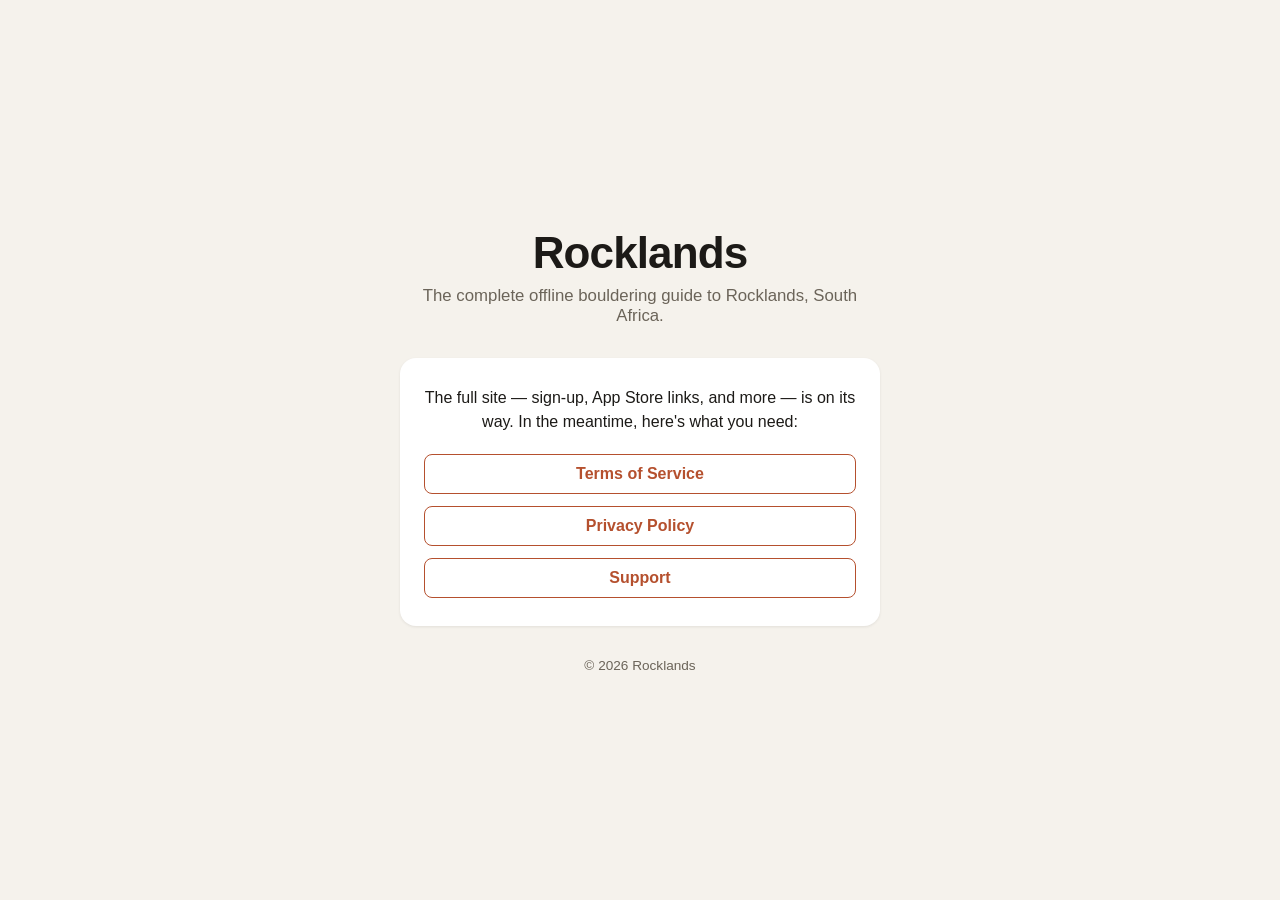
<file: index.html>
<!DOCTYPE html>
<html lang="en">
<head>
<meta charset="UTF-8">
<meta name="viewport" content="width=device-width, initial-scale=1.0">
<title>Rocklands — Bouldering Guide</title>
<meta name="description" content="The complete offline bouldering guide to Rocklands, South Africa.">
<style>
  :root {
    --bg: #f5f2ec;
    --ink: #1c1a17;
    --muted: #6b6459;
    --accent: #b5502e;
    --card: #ffffff;
  }
  @media (prefers-color-scheme: dark) {
    :root {
      --bg: #17140f;
      --ink: #f2ede4;
      --muted: #a89e8d;
      --accent: #e08a5c;
      --card: #221e18;
    }
  }
  * { box-sizing: border-box; }
  body {
    margin: 0;
    background: var(--bg);
    color: var(--ink);
    font-family: -apple-system, BlinkMacSystemFont, "Segoe UI", Roboto, sans-serif;
    display: flex;
    flex-direction: column;
    align-items: center;
    justify-content: center;
    min-height: 100vh;
    padding: 24px;
    text-align: center;
  }
  main {
    max-width: 480px;
    width: 100%;
  }
  h1 {
    font-size: clamp(2rem, 6vw, 2.75rem);
    margin: 0 0 8px;
    letter-spacing: -0.02em;
  }
  p.tagline {
    color: var(--muted);
    font-size: 1.05rem;
    margin: 0 0 32px;
  }
  .card {
    background: var(--card);
    border-radius: 16px;
    padding: 28px 24px;
    box-shadow: 0 1px 3px rgba(0,0,0,0.08);
  }
  .card p {
    margin: 0 0 20px;
    line-height: 1.5;
  }
  .links {
    display: flex;
    flex-direction: column;
    gap: 12px;
  }
  a.link {
    color: var(--accent);
    text-decoration: none;
    font-weight: 600;
    padding: 10px;
    border-radius: 8px;
    border: 1px solid currentColor;
  }
  a.link:hover { opacity: 0.8; }
  footer {
    margin-top: 32px;
    font-size: 0.85rem;
    color: var(--muted);
  }
  footer a { color: inherit; }
</style>
</head>
<body>
<main>
  <h1>Rocklands</h1>
  <p class="tagline">The complete offline bouldering guide to Rocklands, South Africa.</p>
  <div class="card">
    <p>The full site — sign-up, App Store links, and more — is on its way. In the meantime, here's what you need:</p>
    <div class="links">
      <a class="link" href="terms.html">Terms of Service</a>
      <a class="link" href="privacy.html">Privacy Policy</a>
      <a class="link" href="support.html">Support</a>
    </div>
  </div>
  <footer>&copy; <span id="year"></span> Rocklands</footer>
</main>
<script>document.getElementById('year').textContent = new Date().getFullYear();</script>
</body>
</html>
</file>
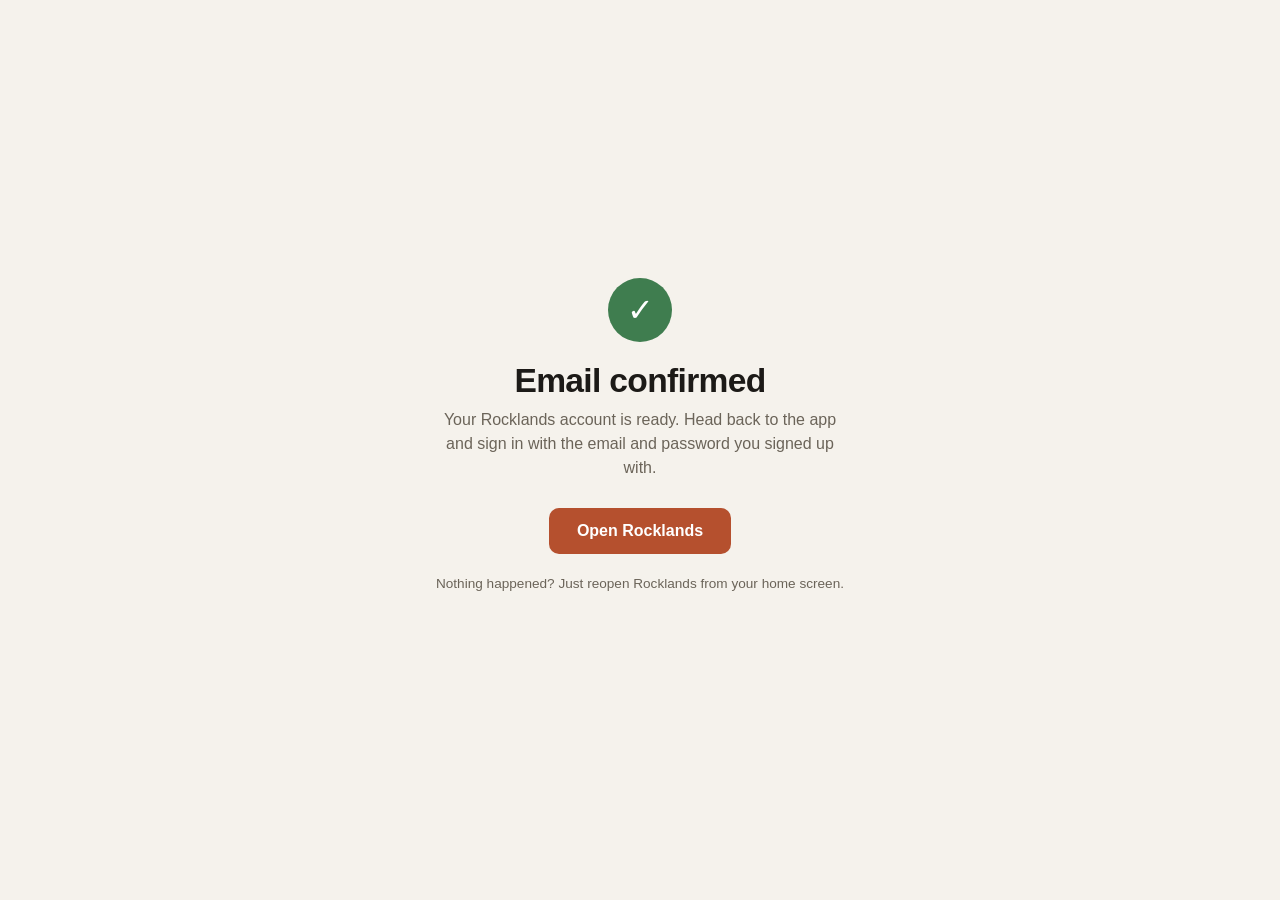
<file: confirmed.html>
<!DOCTYPE html>
<html lang="en">
<head>
<meta charset="UTF-8">
<meta name="viewport" content="width=device-width, initial-scale=1.0">
<title>Email Confirmed — Rocklands</title>
<style>
  :root {
    --bg: #f5f2ec;
    --ink: #1c1a17;
    --muted: #6b6459;
    --accent: #b5502e;
    --card: #ffffff;
    --good: #3f7d4f;
  }
  @media (prefers-color-scheme: dark) {
    :root {
      --bg: #17140f;
      --ink: #f2ede4;
      --muted: #a89e8d;
      --accent: #e08a5c;
      --card: #221e18;
      --good: #6fbf82;
    }
  }
  * { box-sizing: border-box; }
  body {
    margin: 0;
    background: var(--bg);
    color: var(--ink);
    font-family: -apple-system, BlinkMacSystemFont, "Segoe UI", Roboto, sans-serif;
    display: flex;
    align-items: center;
    justify-content: center;
    min-height: 100vh;
    padding: 24px;
    text-align: center;
  }
  main { max-width: 420px; width: 100%; }
  .check {
    width: 64px;
    height: 64px;
    border-radius: 50%;
    background: var(--good);
    color: white;
    display: flex;
    align-items: center;
    justify-content: center;
    margin: 0 auto 20px;
    font-size: 32px;
  }
  h1 {
    font-size: clamp(1.6rem, 5vw, 2.1rem);
    margin: 0 0 8px;
    letter-spacing: -0.02em;
  }
  p {
    color: var(--muted);
    line-height: 1.5;
    margin: 0 0 28px;
  }
  a.button {
    display: inline-block;
    background: var(--accent);
    color: white;
    text-decoration: none;
    font-weight: 600;
    padding: 14px 28px;
    border-radius: 10px;
  }
  .fallback {
    margin-top: 20px;
    font-size: 0.85rem;
  }
</style>
</head>
<body>
<main>
  <div class="check">&#10003;</div>
  <h1>Email confirmed</h1>
  <p>Your Rocklands account is ready. Head back to the app and sign in with the email and password you signed up with.</p>
  <a class="button" href="mobile://" id="open-app">Open Rocklands</a>
  <p class="fallback">Nothing happened? Just reopen Rocklands from your home screen.</p>
</main>
</body>
</html>
</file>
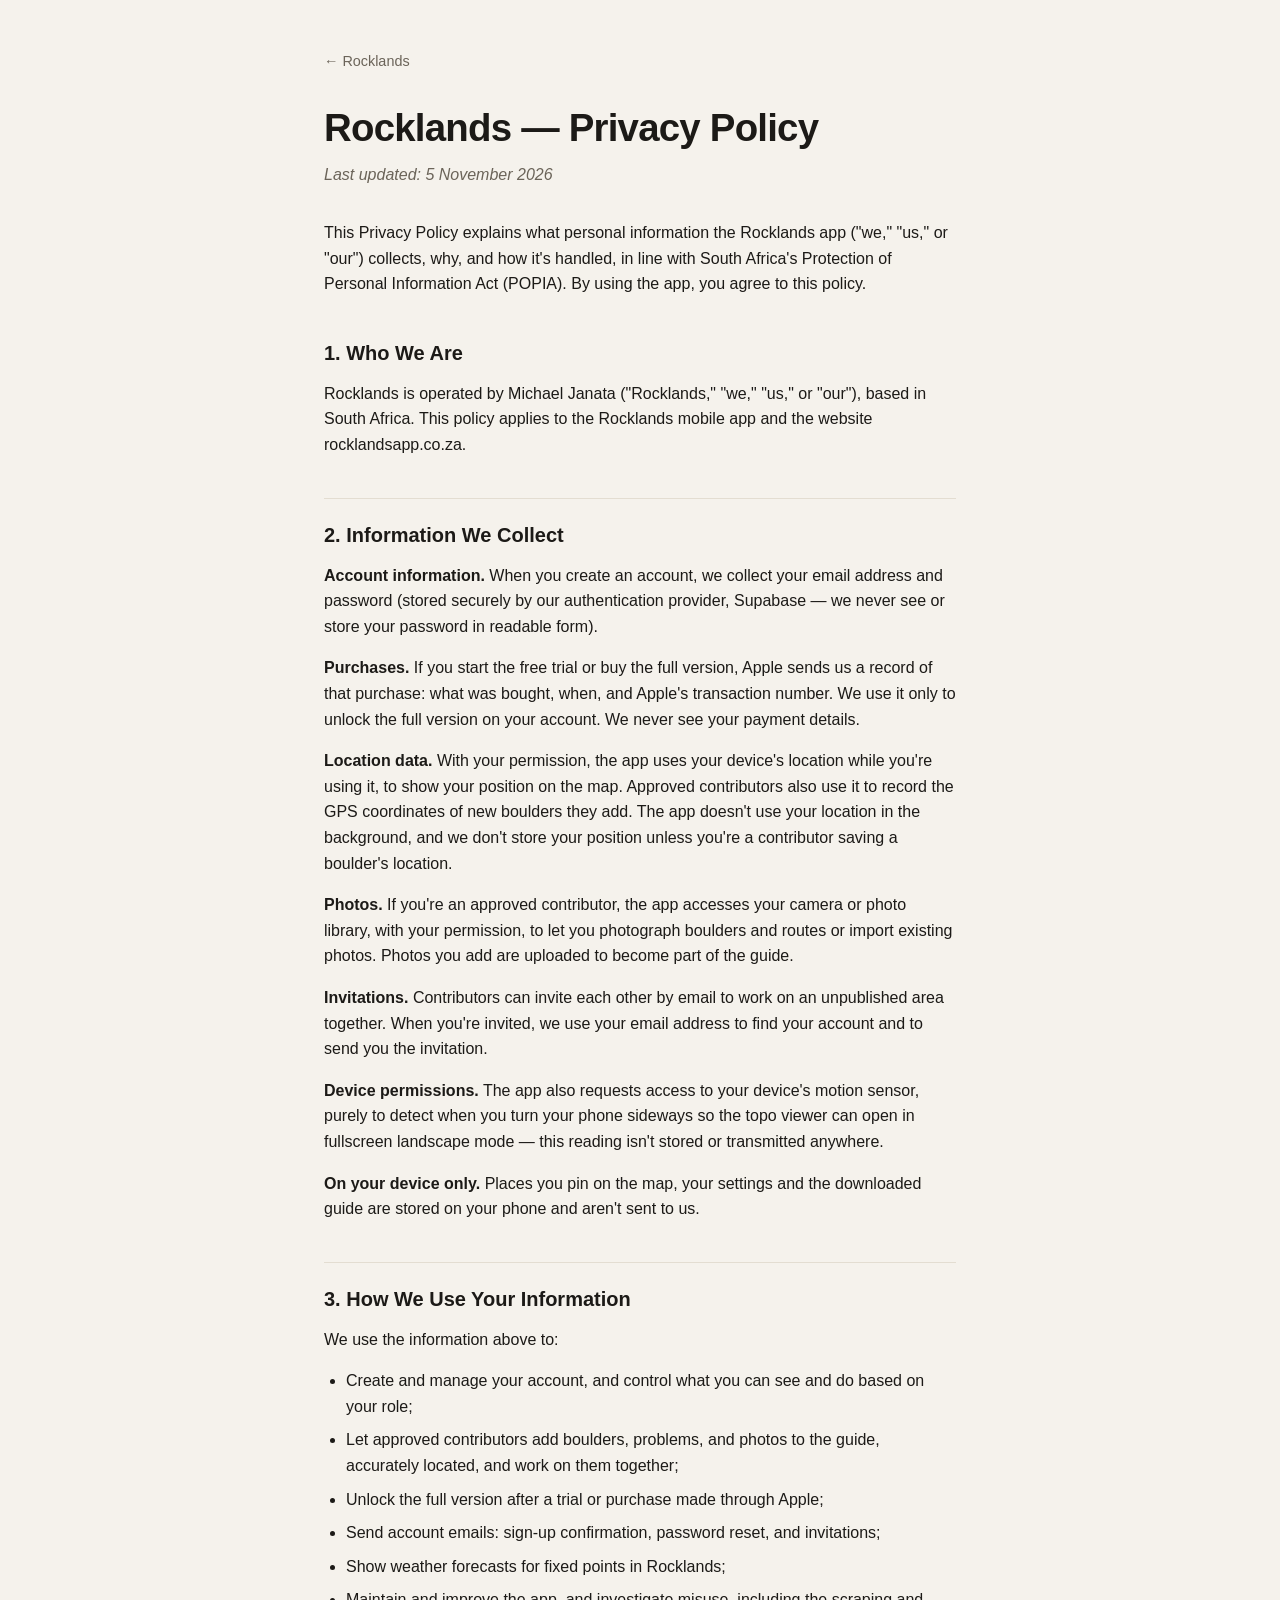
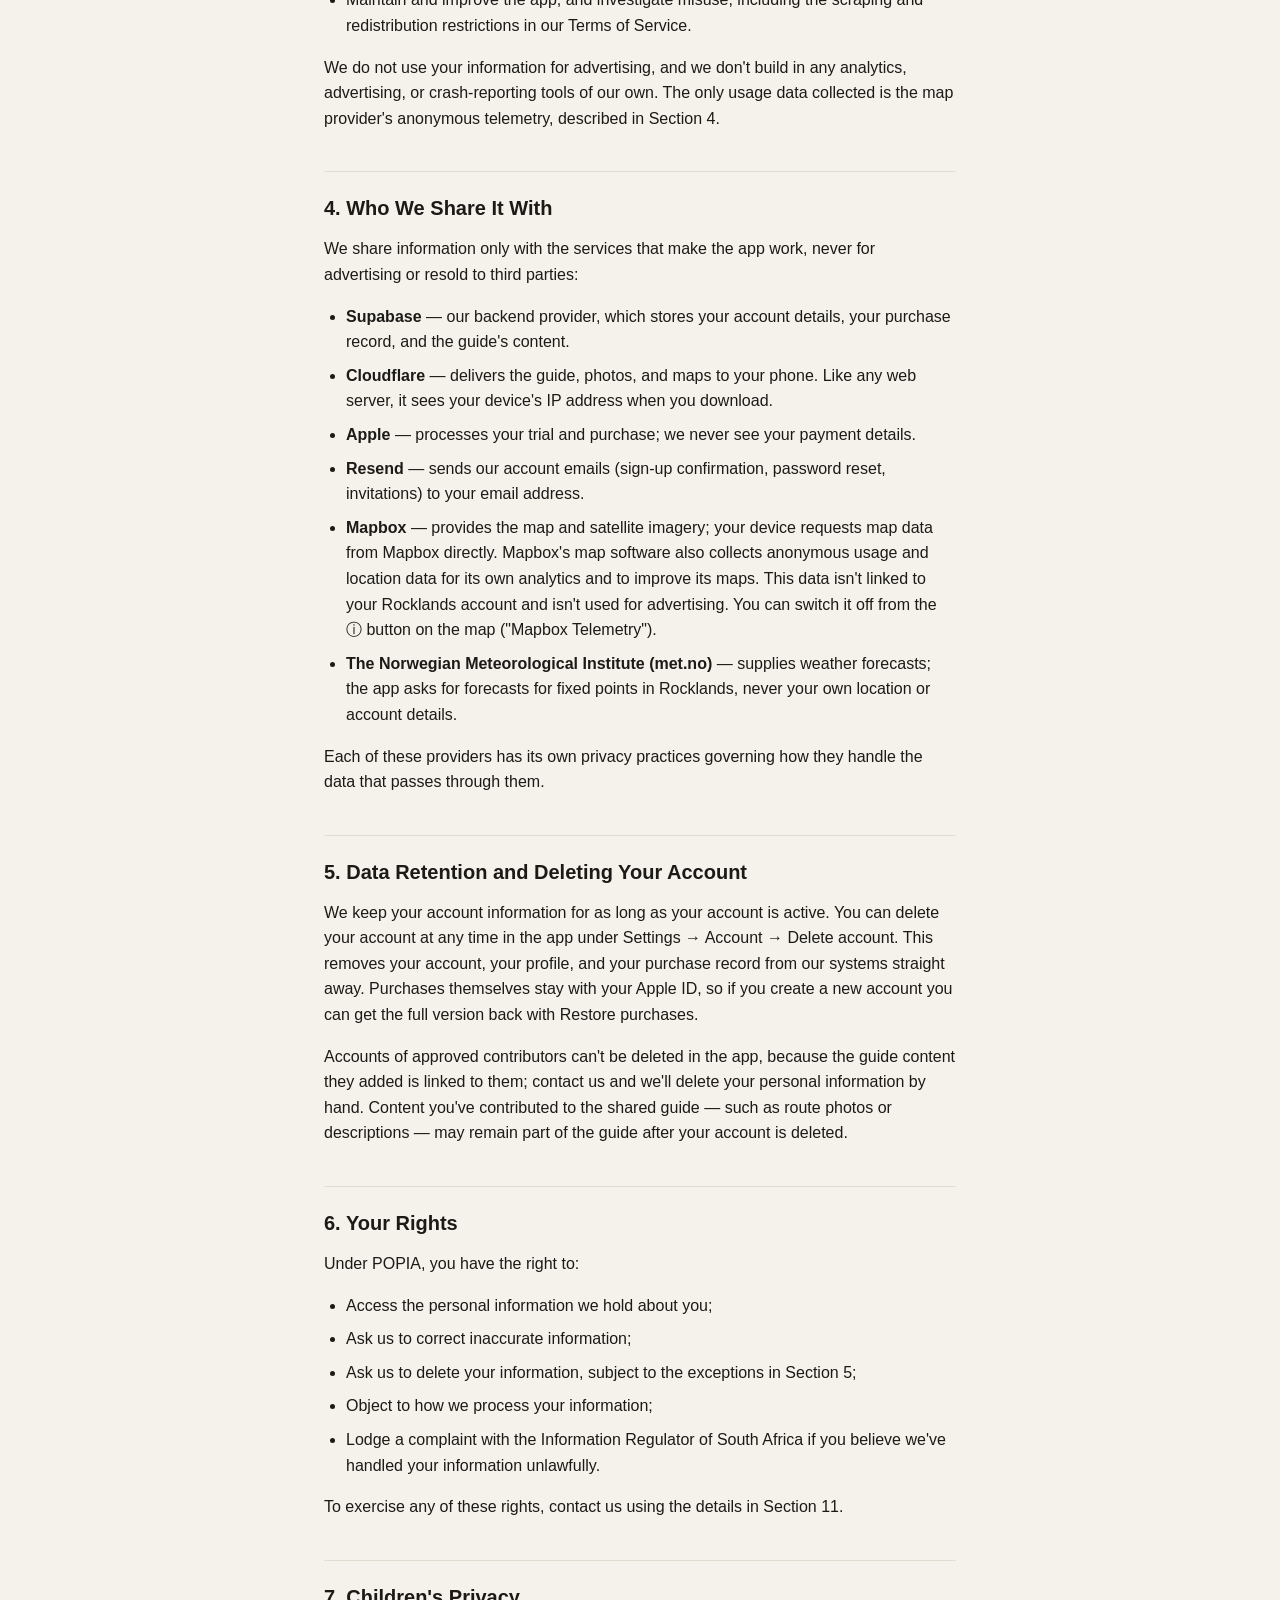
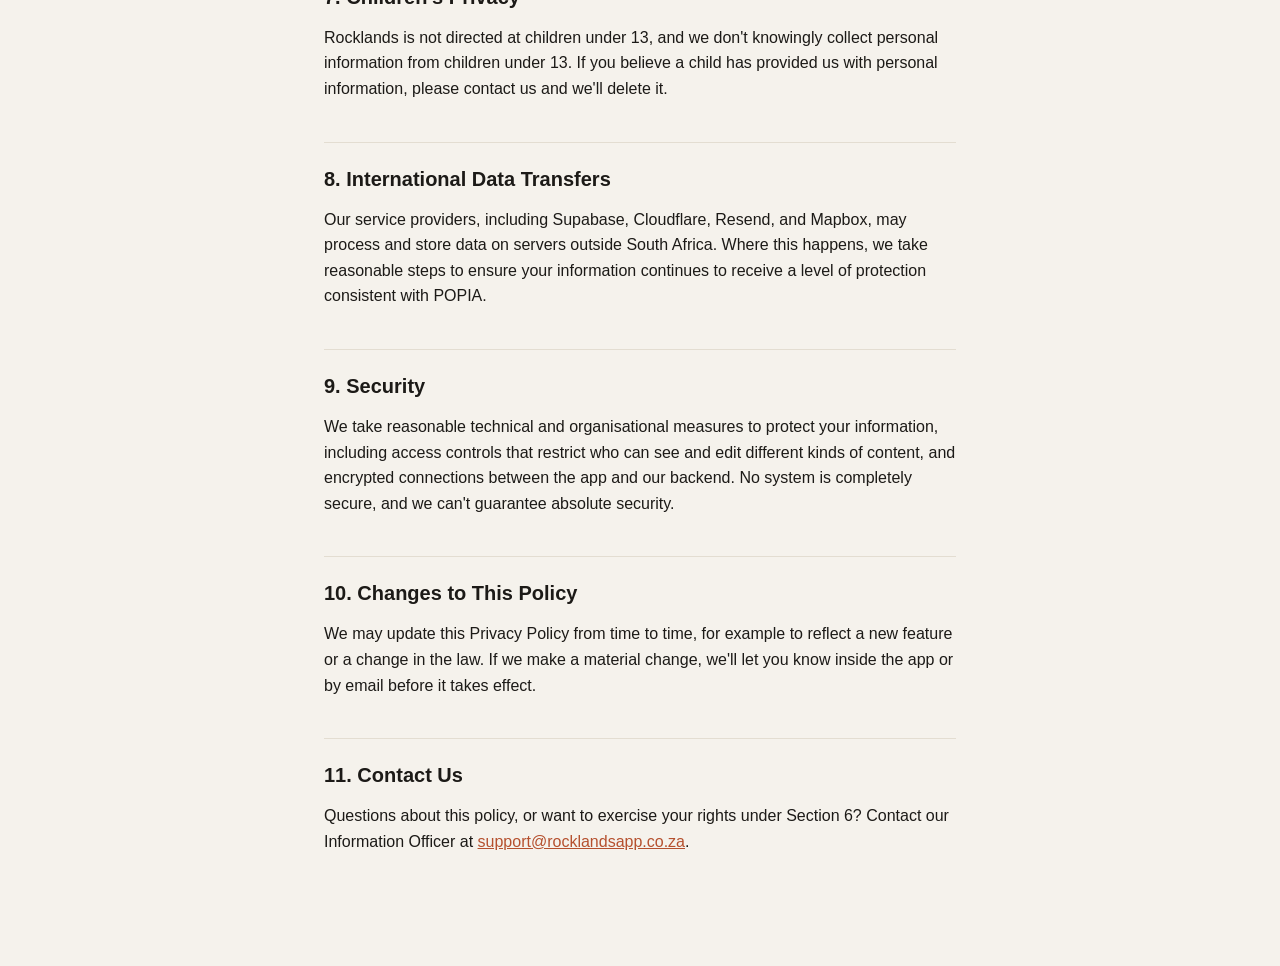
<file: privacy.html>
<!DOCTYPE html>
<html lang="en">
<head>
<meta charset="UTF-8">
<meta name="viewport" content="width=device-width, initial-scale=1.0">
<title>Privacy Policy — Rocklands</title>
<link rel="stylesheet" href="legal.css">
</head>
<body>
<main>
  <a class="back" href="index.html">&larr; Rocklands</a>
  <h1>Rocklands — Privacy Policy</h1>
  <p class="updated">Last updated: 5 November 2026</p>

  <p>This Privacy Policy explains what personal information the Rocklands app ("we," "us," or "our") collects, why, and how it's handled, in line with South Africa's Protection of Personal Information Act (POPIA). By using the app, you agree to this policy.</p>

  <h2>1. Who We Are</h2>
  <p>Rocklands is operated by Michael Janata ("Rocklands," "we," "us," or "our"), based in South Africa. This policy applies to the Rocklands mobile app and the website rocklandsapp.co.za.</p>

  <h2>2. Information We Collect</h2>
  <p><strong>Account information.</strong> When you create an account, we collect your email address and password (stored securely by our authentication provider, Supabase — we never see or store your password in readable form).</p>
  <p><strong>Purchases.</strong> If you start the free trial or buy the full version, Apple sends us a record of that purchase: what was bought, when, and Apple's transaction number. We use it only to unlock the full version on your account. We never see your payment details.</p>
  <p><strong>Location data.</strong> With your permission, the app uses your device's location while you're using it, to show your position on the map. Approved contributors also use it to record the GPS coordinates of new boulders they add. The app doesn't use your location in the background, and we don't store your position unless you're a contributor saving a boulder's location.</p>
  <p><strong>Photos.</strong> If you're an approved contributor, the app accesses your camera or photo library, with your permission, to let you photograph boulders and routes or import existing photos. Photos you add are uploaded to become part of the guide.</p>
  <p><strong>Invitations.</strong> Contributors can invite each other by email to work on an unpublished area together. When you're invited, we use your email address to find your account and to send you the invitation.</p>
  <p><strong>Device permissions.</strong> The app also requests access to your device's motion sensor, purely to detect when you turn your phone sideways so the topo viewer can open in fullscreen landscape mode — this reading isn't stored or transmitted anywhere.</p>
  <p><strong>On your device only.</strong> Places you pin on the map, your settings and the downloaded guide are stored on your phone and aren't sent to us.</p>

  <h2>3. How We Use Your Information</h2>
  <p>We use the information above to:</p>
  <ul>
    <li>Create and manage your account, and control what you can see and do based on your role;</li>
    <li>Let approved contributors add boulders, problems, and photos to the guide, accurately located, and work on them together;</li>
    <li>Unlock the full version after a trial or purchase made through Apple;</li>
    <li>Send account emails: sign-up confirmation, password reset, and invitations;</li>
    <li>Show weather forecasts for fixed points in Rocklands;</li>
    <li>Maintain and improve the app, and investigate misuse, including the scraping and redistribution restrictions in our Terms of Service.</li>
  </ul>
  <p>We do not use your information for advertising, and we don't build in any analytics, advertising, or crash-reporting tools of our own. The only usage data collected is the map provider's anonymous telemetry, described in Section 4.</p>

  <h2>4. Who We Share It With</h2>
  <p>We share information only with the services that make the app work, never for advertising or resold to third parties:</p>
  <ul>
    <li><strong>Supabase</strong> — our backend provider, which stores your account details, your purchase record, and the guide's content.</li>
    <li><strong>Cloudflare</strong> — delivers the guide, photos, and maps to your phone. Like any web server, it sees your device's IP address when you download.</li>
    <li><strong>Apple</strong> — processes your trial and purchase; we never see your payment details.</li>
    <li><strong>Resend</strong> — sends our account emails (sign-up confirmation, password reset, invitations) to your email address.</li>
    <li><strong>Mapbox</strong> — provides the map and satellite imagery; your device requests map data from Mapbox directly. Mapbox's map software also collects anonymous usage and location data for its own analytics and to improve its maps. This data isn't linked to your Rocklands account and isn't used for advertising. You can switch it off from the &#9432; button on the map ("Mapbox Telemetry").</li>
    <li><strong>The Norwegian Meteorological Institute (met.no)</strong> — supplies weather forecasts; the app asks for forecasts for fixed points in Rocklands, never your own location or account details.</li>
  </ul>
  <p>Each of these providers has its own privacy practices governing how they handle the data that passes through them.</p>

  <h2>5. Data Retention and Deleting Your Account</h2>
  <p>We keep your account information for as long as your account is active. You can delete your account at any time in the app under Settings &rarr; Account &rarr; Delete account. This removes your account, your profile, and your purchase record from our systems straight away. Purchases themselves stay with your Apple ID, so if you create a new account you can get the full version back with Restore purchases.</p>
  <p>Accounts of approved contributors can't be deleted in the app, because the guide content they added is linked to them; contact us and we'll delete your personal information by hand. Content you've contributed to the shared guide — such as route photos or descriptions — may remain part of the guide after your account is deleted.</p>

  <h2>6. Your Rights</h2>
  <p>Under POPIA, you have the right to:</p>
  <ul>
    <li>Access the personal information we hold about you;</li>
    <li>Ask us to correct inaccurate information;</li>
    <li>Ask us to delete your information, subject to the exceptions in Section 5;</li>
    <li>Object to how we process your information;</li>
    <li>Lodge a complaint with the Information Regulator of South Africa if you believe we've handled your information unlawfully.</li>
  </ul>
  <p>To exercise any of these rights, contact us using the details in Section 11.</p>

  <h2>7. Children's Privacy</h2>
  <p>Rocklands is not directed at children under 13, and we don't knowingly collect personal information from children under 13. If you believe a child has provided us with personal information, please contact us and we'll delete it.</p>

  <h2>8. International Data Transfers</h2>
  <p>Our service providers, including Supabase, Cloudflare, Resend, and Mapbox, may process and store data on servers outside South Africa. Where this happens, we take reasonable steps to ensure your information continues to receive a level of protection consistent with POPIA.</p>

  <h2>9. Security</h2>
  <p>We take reasonable technical and organisational measures to protect your information, including access controls that restrict who can see and edit different kinds of content, and encrypted connections between the app and our backend. No system is completely secure, and we can't guarantee absolute security.</p>

  <h2>10. Changes to This Policy</h2>
  <p>We may update this Privacy Policy from time to time, for example to reflect a new feature or a change in the law. If we make a material change, we'll let you know inside the app or by email before it takes effect.</p>

  <h2>11. Contact Us</h2>
  <p>Questions about this policy, or want to exercise your rights under Section 6? Contact our Information Officer at <a href="mailto:support@rocklandsapp.co.za">support@rocklandsapp.co.za</a>.</p>
</main>
</body>
</html>
</file>
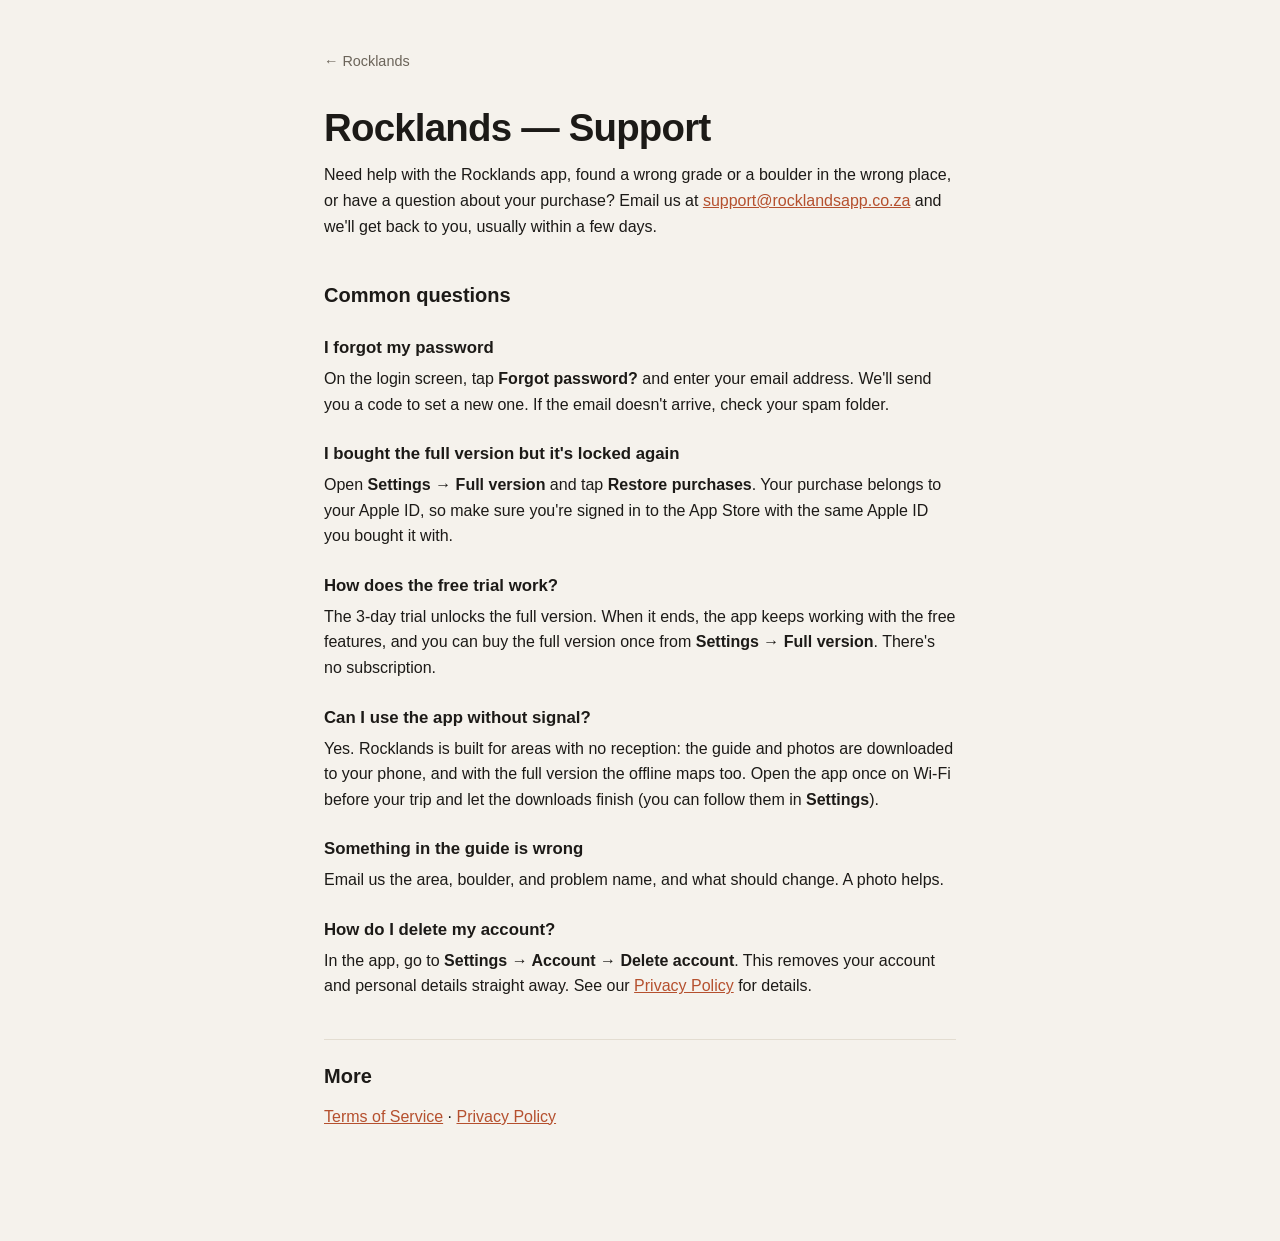
<file: support.html>
<!DOCTYPE html>
<html lang="en">
<head>
<meta charset="UTF-8">
<meta name="viewport" content="width=device-width, initial-scale=1.0">
<title>Support — Rocklands</title>
<link rel="stylesheet" href="legal.css">
</head>
<body>
<main>
  <a class="back" href="index.html">&larr; Rocklands</a>
  <h1>Rocklands — Support</h1>

  <p>Need help with the Rocklands app, found a wrong grade or a boulder in the wrong place, or have a question about your purchase? Email us at <a href="mailto:support@rocklandsapp.co.za">support@rocklandsapp.co.za</a> and we'll get back to you, usually within a few days.</p>

  <h2>Common questions</h2>

  <h3>I forgot my password</h3>
  <p>On the login screen, tap <strong>Forgot password?</strong> and enter your email address. We'll send you a code to set a new one. If the email doesn't arrive, check your spam folder.</p>

  <h3>I bought the full version but it's locked again</h3>
  <p>Open <strong>Settings &rarr; Full version</strong> and tap <strong>Restore purchases</strong>. Your purchase belongs to your Apple ID, so make sure you're signed in to the App Store with the same Apple ID you bought it with.</p>

  <h3>How does the free trial work?</h3>
  <p>The 3-day trial unlocks the full version. When it ends, the app keeps working with the free features, and you can buy the full version once from <strong>Settings &rarr; Full version</strong>. There's no subscription.</p>

  <h3>Can I use the app without signal?</h3>
  <p>Yes. Rocklands is built for areas with no reception: the guide and photos are downloaded to your phone, and with the full version the offline maps too. Open the app once on Wi-Fi before your trip and let the downloads finish (you can follow them in <strong>Settings</strong>).</p>

  <h3>Something in the guide is wrong</h3>
  <p>Email us the area, boulder, and problem name, and what should change. A photo helps.</p>

  <h3>How do I delete my account?</h3>
  <p>In the app, go to <strong>Settings &rarr; Account &rarr; Delete account</strong>. This removes your account and personal details straight away. See our <a href="privacy.html">Privacy Policy</a> for details.</p>

  <h2>More</h2>
  <p><a href="terms.html">Terms of Service</a> &middot; <a href="privacy.html">Privacy Policy</a></p>
</main>
</body>
</html>
</file>
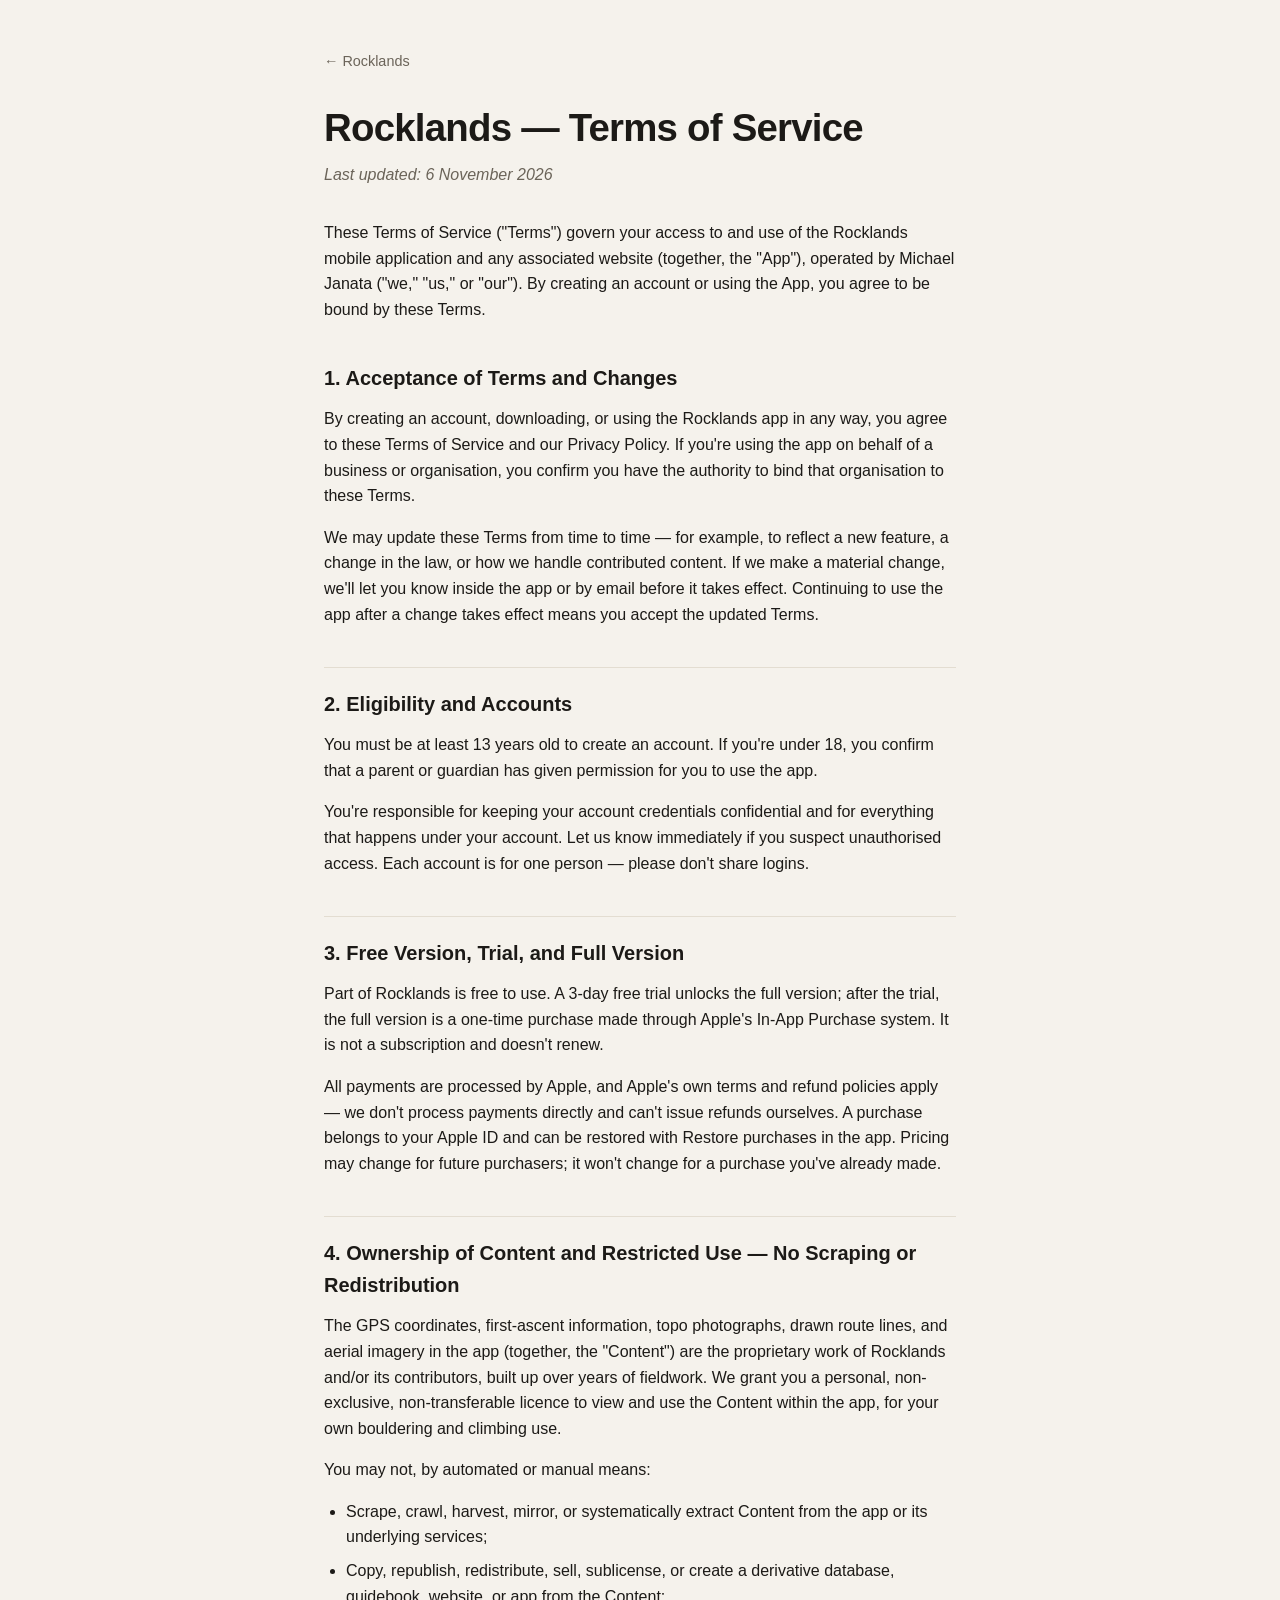
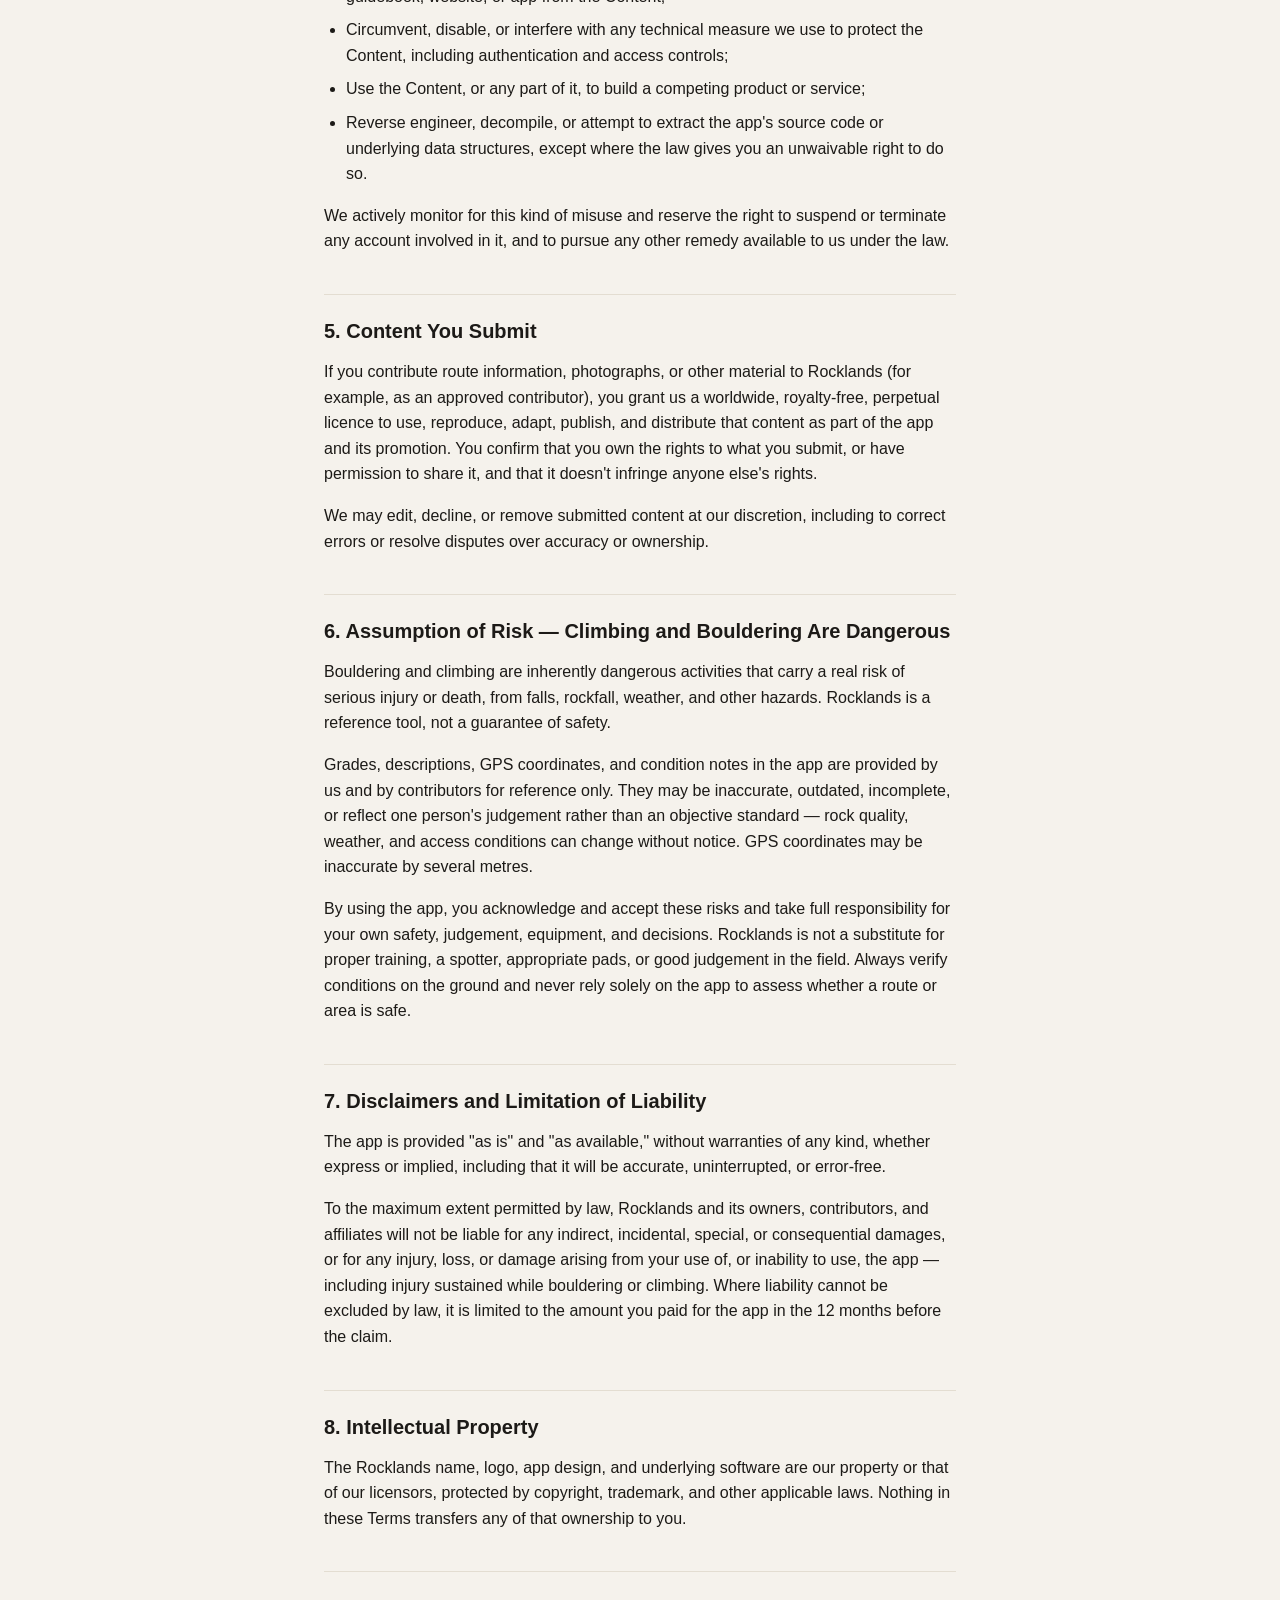
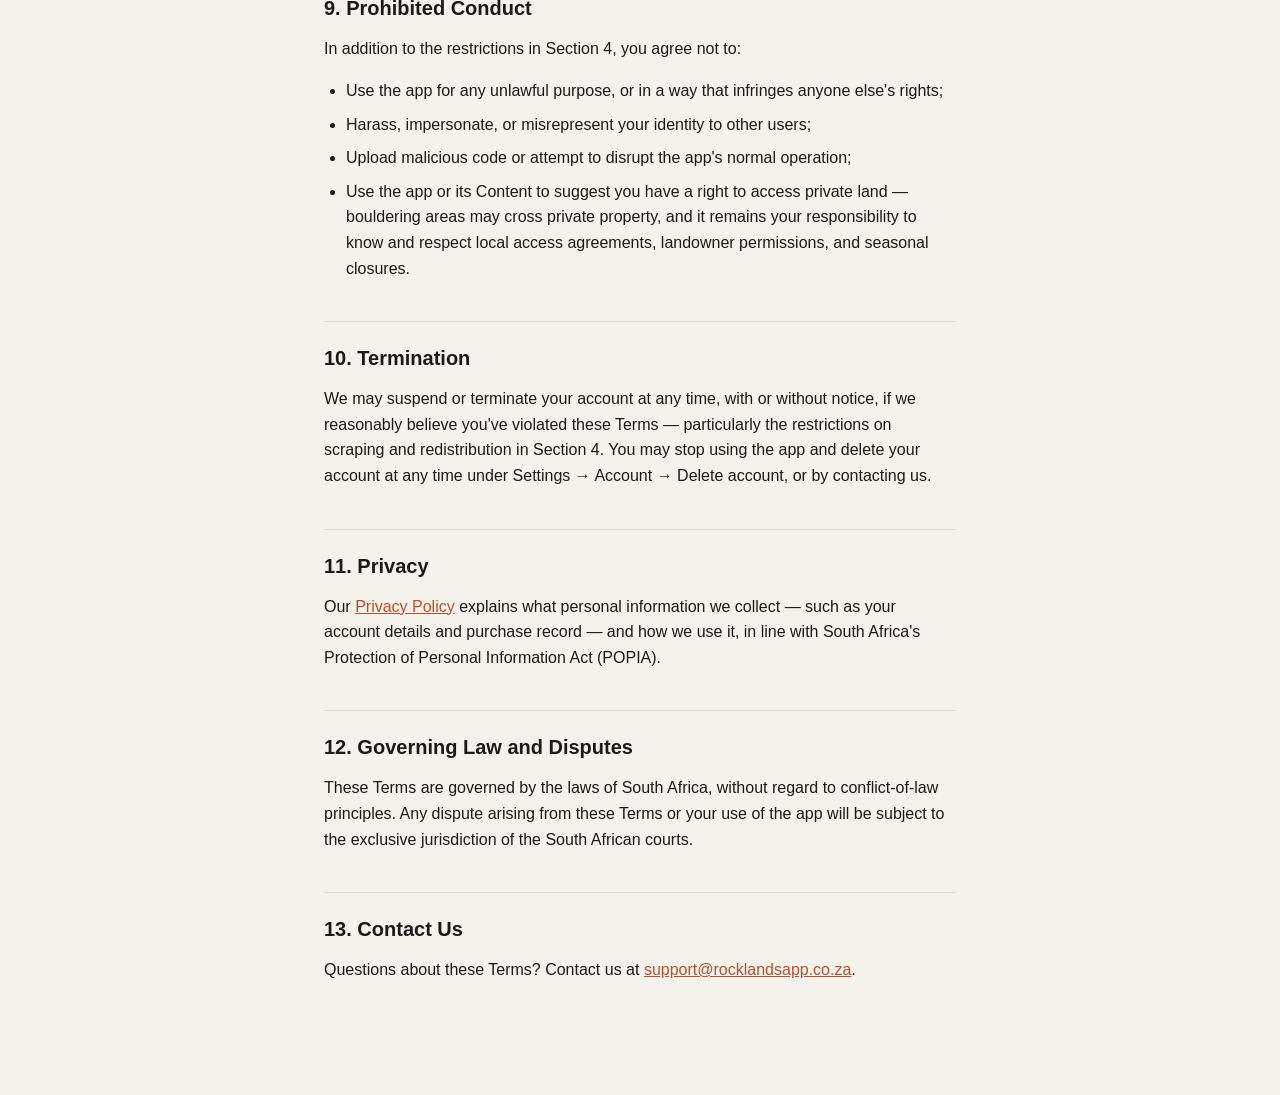
<file: terms.html>
<!DOCTYPE html>
<html lang="en">
<head>
<meta charset="UTF-8">
<meta name="viewport" content="width=device-width, initial-scale=1.0">
<title>Terms of Service — Rocklands</title>
<link rel="stylesheet" href="legal.css">
</head>
<body>
<main>
  <a class="back" href="index.html">&larr; Rocklands</a>
  <h1>Rocklands — Terms of Service</h1>
  <p class="updated">Last updated: 6 November 2026</p>

  <p>These Terms of Service ("Terms") govern your access to and use of the Rocklands mobile application and any associated website (together, the "App"), operated by Michael Janata ("we," "us," or "our"). By creating an account or using the App, you agree to be bound by these Terms.</p>

  <h2>1. Acceptance of Terms and Changes</h2>
  <p>By creating an account, downloading, or using the Rocklands app in any way, you agree to these Terms of Service and our Privacy Policy. If you're using the app on behalf of a business or organisation, you confirm you have the authority to bind that organisation to these Terms.</p>
  <p>We may update these Terms from time to time — for example, to reflect a new feature, a change in the law, or how we handle contributed content. If we make a material change, we'll let you know inside the app or by email before it takes effect. Continuing to use the app after a change takes effect means you accept the updated Terms.</p>

  <h2>2. Eligibility and Accounts</h2>
  <p>You must be at least 13 years old to create an account. If you're under 18, you confirm that a parent or guardian has given permission for you to use the app.</p>
  <p>You're responsible for keeping your account credentials confidential and for everything that happens under your account. Let us know immediately if you suspect unauthorised access. Each account is for one person — please don't share logins.</p>

  <h2>3. Free Version, Trial, and Full Version</h2>
  <p>Part of Rocklands is free to use. A 3-day free trial unlocks the full version; after the trial, the full version is a one-time purchase made through Apple's In-App Purchase system. It is not a subscription and doesn't renew.</p>
  <p>All payments are processed by Apple, and Apple's own terms and refund policies apply — we don't process payments directly and can't issue refunds ourselves. A purchase belongs to your Apple ID and can be restored with Restore purchases in the app. Pricing may change for future purchasers; it won't change for a purchase you've already made.</p>

  <h2>4. Ownership of Content and Restricted Use — No Scraping or Redistribution</h2>
  <p>The GPS coordinates, first-ascent information, topo photographs, drawn route lines, and aerial imagery in the app (together, the "Content") are the proprietary work of Rocklands and/or its contributors, built up over years of fieldwork. We grant you a personal, non-exclusive, non-transferable licence to view and use the Content within the app, for your own bouldering and climbing use.</p>
  <p>You may not, by automated or manual means:</p>
  <ul>
    <li>Scrape, crawl, harvest, mirror, or systematically extract Content from the app or its underlying services;</li>
    <li>Copy, republish, redistribute, sell, sublicense, or create a derivative database, guidebook, website, or app from the Content;</li>
    <li>Circumvent, disable, or interfere with any technical measure we use to protect the Content, including authentication and access controls;</li>
    <li>Use the Content, or any part of it, to build a competing product or service;</li>
    <li>Reverse engineer, decompile, or attempt to extract the app's source code or underlying data structures, except where the law gives you an unwaivable right to do so.</li>
  </ul>
  <p>We actively monitor for this kind of misuse and reserve the right to suspend or terminate any account involved in it, and to pursue any other remedy available to us under the law.</p>

  <h2>5. Content You Submit</h2>
  <p>If you contribute route information, photographs, or other material to Rocklands (for example, as an approved contributor), you grant us a worldwide, royalty-free, perpetual licence to use, reproduce, adapt, publish, and distribute that content as part of the app and its promotion. You confirm that you own the rights to what you submit, or have permission to share it, and that it doesn't infringe anyone else's rights.</p>
  <p>We may edit, decline, or remove submitted content at our discretion, including to correct errors or resolve disputes over accuracy or ownership.</p>

  <h2>6. Assumption of Risk — Climbing and Bouldering Are Dangerous</h2>
  <p>Bouldering and climbing are inherently dangerous activities that carry a real risk of serious injury or death, from falls, rockfall, weather, and other hazards. Rocklands is a reference tool, not a guarantee of safety.</p>
  <p>Grades, descriptions, GPS coordinates, and condition notes in the app are provided by us and by contributors for reference only. They may be inaccurate, outdated, incomplete, or reflect one person's judgement rather than an objective standard — rock quality, weather, and access conditions can change without notice. GPS coordinates may be inaccurate by several metres.</p>
  <p>By using the app, you acknowledge and accept these risks and take full responsibility for your own safety, judgement, equipment, and decisions. Rocklands is not a substitute for proper training, a spotter, appropriate pads, or good judgement in the field. Always verify conditions on the ground and never rely solely on the app to assess whether a route or area is safe.</p>

  <h2>7. Disclaimers and Limitation of Liability</h2>
  <p>The app is provided "as is" and "as available," without warranties of any kind, whether express or implied, including that it will be accurate, uninterrupted, or error-free.</p>
  <p>To the maximum extent permitted by law, Rocklands and its owners, contributors, and affiliates will not be liable for any indirect, incidental, special, or consequential damages, or for any injury, loss, or damage arising from your use of, or inability to use, the app — including injury sustained while bouldering or climbing. Where liability cannot be excluded by law, it is limited to the amount you paid for the app in the 12 months before the claim.</p>

  <h2>8. Intellectual Property</h2>
  <p>The Rocklands name, logo, app design, and underlying software are our property or that of our licensors, protected by copyright, trademark, and other applicable laws. Nothing in these Terms transfers any of that ownership to you.</p>

  <h2>9. Prohibited Conduct</h2>
  <p>In addition to the restrictions in Section 4, you agree not to:</p>
  <ul>
    <li>Use the app for any unlawful purpose, or in a way that infringes anyone else's rights;</li>
    <li>Harass, impersonate, or misrepresent your identity to other users;</li>
    <li>Upload malicious code or attempt to disrupt the app's normal operation;</li>
    <li>Use the app or its Content to suggest you have a right to access private land — bouldering areas may cross private property, and it remains your responsibility to know and respect local access agreements, landowner permissions, and seasonal closures.</li>
  </ul>

  <h2>10. Termination</h2>
  <p>We may suspend or terminate your account at any time, with or without notice, if we reasonably believe you've violated these Terms — particularly the restrictions on scraping and redistribution in Section 4. You may stop using the app and delete your account at any time under Settings &rarr; Account &rarr; Delete account, or by contacting us.</p>

  <h2>11. Privacy</h2>
  <p>Our <a href="privacy.html">Privacy Policy</a> explains what personal information we collect — such as your account details and purchase record — and how we use it, in line with South Africa's Protection of Personal Information Act (POPIA).</p>

  <h2>12. Governing Law and Disputes</h2>
  <p>These Terms are governed by the laws of South Africa, without regard to conflict-of-law principles. Any dispute arising from these Terms or your use of the app will be subject to the exclusive jurisdiction of the South African courts.</p>

  <h2>13. Contact Us</h2>
  <p>Questions about these Terms? Contact us at <a href="mailto:support@rocklandsapp.co.za">support@rocklandsapp.co.za</a>.</p>
</main>
</body>
</html>
</file>
<file: legal.css>
:root {
  --bg: #f5f2ec;
  --ink: #1c1a17;
  --muted: #6b6459;
  --accent: #b5502e;
  --card: #ffffff;
  --rule: #e3ddd1;
}
@media (prefers-color-scheme: dark) {
  :root {
    --bg: #17140f;
    --ink: #f2ede4;
    --muted: #a89e8d;
    --accent: #e08a5c;
    --card: #221e18;
    --rule: #362f25;
  }
}
* { box-sizing: border-box; }
body {
  margin: 0;
  background: var(--bg);
  color: var(--ink);
  font-family: -apple-system, BlinkMacSystemFont, "Segoe UI", Roboto, sans-serif;
  line-height: 1.6;
}
main {
  max-width: 680px;
  margin: 0 auto;
  padding: 48px 24px 96px;
}
a { color: var(--accent); }
.back {
  display: inline-block;
  margin-bottom: 24px;
  font-size: 0.9rem;
  text-decoration: none;
  color: var(--muted);
}
h1 {
  font-size: clamp(1.8rem, 5vw, 2.4rem);
  letter-spacing: -0.02em;
  margin: 0 0 4px;
}
.updated {
  color: var(--muted);
  font-style: italic;
  margin: 0 0 32px;
}
h2 {
  font-size: 1.25rem;
  margin: 40px 0 12px;
  padding-top: 20px;
  border-top: 1px solid var(--rule);
}
h2:first-of-type { border-top: none; padding-top: 0; }
p { margin: 0 0 16px; }
ul { margin: 0 0 16px; padding-left: 22px; }
li { margin-bottom: 8px; }
.placeholder {
  background: var(--card);
  border-radius: 6px;
  padding: 1px 6px;
}

h3 {
  font-size: 1.05rem;
  margin: 24px 0 4px;
}
</file>
